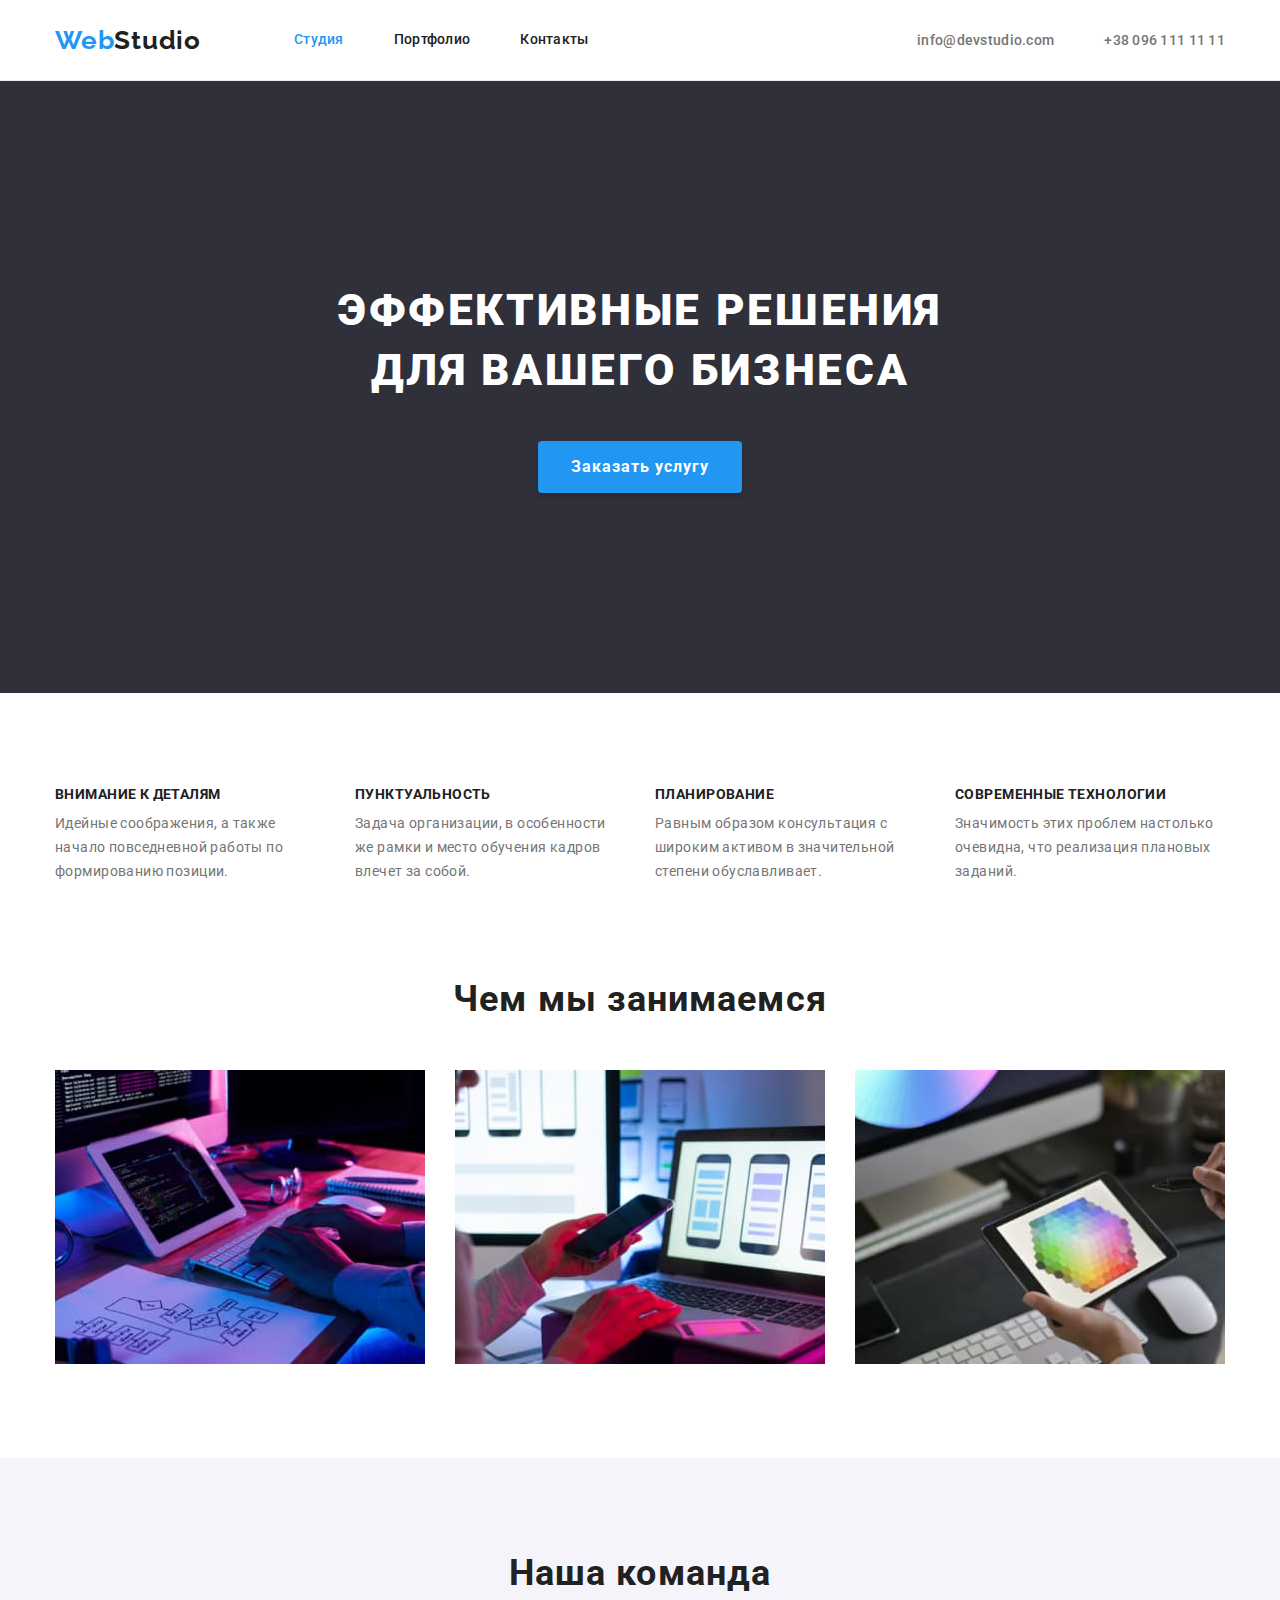
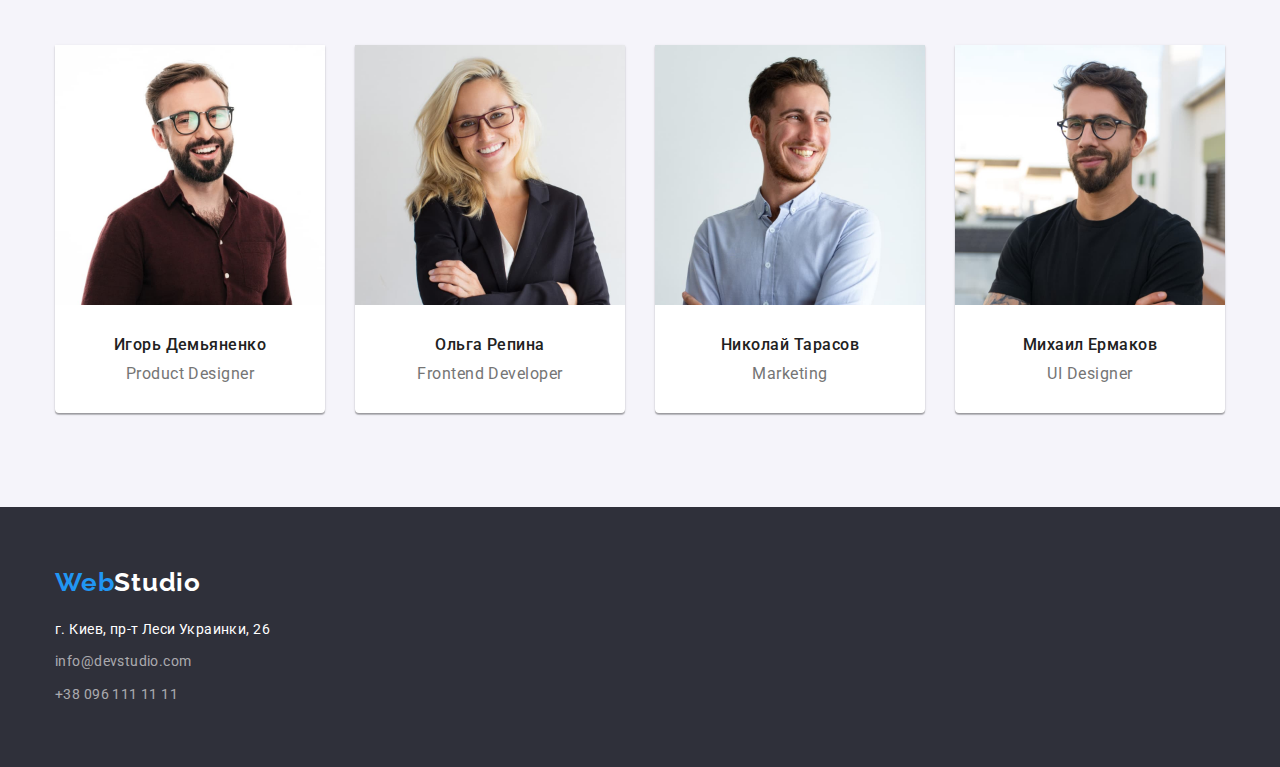
<file: index.html>
<!DOCTYPE html>
<html lang="ru">
  <head>
    <meta charset="UTF-8" />
    <meta http-equiv="X-UA-Compatible" content="IE=edge" />
    <meta name="viewport" content="width=device-width, initial-scale=1.0" />
    <title>Document</title>

    <link
      href="https://fonts.googleapis.com/css2?family=Raleway:wght@700&family=Roboto:wght@400;500;700;900&display=swap"
      rel="stylesheet"
    />

    <link
      rel="stylesheet"
      href="https://cdnjs.cloudflare.com/ajax/libs/modern-normalize/1.0.0/modern-normalize.min.css"
    />

    <link rel="stylesheet" href="./css/styles.css" />
  </head>

  <body>
    <header class="header">
      <div class="container main-nav">
        <a href="" class="header-link"
          >Web<span class="header-logo">Studio</span></a
        >
        <nav class="site-nav-block">
          <ul class="site-nav">
            <li class="site-nav-item">
              <a href="" class="site-nav-link current">Студия</a>
            </li>
            <li class="site-nav-item">
              <a href="./portfolio.html" class="site-nav-link">Портфолио</a>
            </li>
            <li class="site-nav-item">
              <a href="" class="site-nav-link">Контакты</a>
            </li>
          </ul>
        </nav>
        <ul class="site-contacts">
          <li class="site-contacts-item">
            <a href="mailto:info@devstudio.com" class="site-contacts-link">
              info@devstudio.com</a
            >
          </li>
          <li class="site-contacts-item">
            <a href="tel:+380961111111" class="site-contacts-link"
              >+38 096 111 11 11</a
            >
          </li>
        </ul>
      </div>
    </header>

    <main>
      <section class="section-banner">
        <div class="container">
          <h1 class="banner-title">
            Эффективные решения<br />для вашего бизнеса
          </h1>
          <button type="button" class="banner-button">Заказать услугу</button>
        </div>
      </section>

      <section class="section">
        <div class="container">
          <h2 class="visually-hidden">Наши преимущества</h2>
          <ul class="benefits">
            <li class="benefits-list">
              <h3 class="benefits-title">Внимание к деталям</h3>
              <p class="benefits-text">
                Идейные соображения, а также начало повседневной работы по
                формированию позиции.
              </p>
            </li>
            <li class="benefits-list">
              <h3 class="benefits-title">Пунктуальность</h3>
              <p class="benefits-text">
                Задача организации, в особенности же рамки и место обучения
                кадров влечет за собой.
              </p>
            </li>
            <li class="benefits-list">
              <h3 class="benefits-title">Планирование</h3>
              <p class="benefits-text">
                Равным образом консультация с широким активом в значительной
                степени обуславливает.
              </p>
            </li>
            <li class="benefits-list">
              <h3 class="benefits-title">Современные технологии</h3>
              <p class="benefits-text">
                Значимость этих проблем настолько очевидна, что реализация
                плановых заданий.
              </p>
            </li>
          </ul>
        </div>
      </section>

      <section class="section works-section">
        <div class="container">
          <h2 class="section-works-title">Чем мы занимаемся</h2>
          <ul class="works">
            <li class="works-item">
              <img
                src="./images/imgfirst.jpg"
                alt="разработка сайтов"
                width="370"
                height="294"
              />
            </li>
            <li class="works-item">
              <img
                src="./images/imgsecond.jpg"
                alt="разработка мобильных приложений"
                width="370"
                height="294"
              />
            </li>
            <li class="works-item">
              <img
                src="./images/imgthird.jpg"
                alt="разработка приложений для планшетов"
                width="370"
                height="294"
              />
            </li>
          </ul>
        </div>
      </section>

      <section class="section section-team">
        <div class="container">
          <h2 class="section-team-title">Наша команда</h2>
          <ul class="team">
            <li class="team-item">
              <img
                src="./images/proddesign.jpg"
                alt="фото продуктового дизайнера"
                width="270"
                height="260"
              />
              <div class="team-aside">
                <h3 class="team-title">Игорь Демьяненко</h3>
                <p class="team-text">Product Designer</p>
              </div>
            </li>
            <li class="team-item">
              <img
                src="./images/frontdev.jpg"
                alt="фото фронтенд разработчика"
                width="270"
                height="260"
              />
              <div class="team-aside">
                <h3 class="team-title">Ольга Репина</h3>
                <p class="team-text">Frontend Developer</p>
              </div>
            </li>
            <li class="team-item">
              <img
                src="./images/marketing.jpg"
                alt="фото маркетинг менеджера"
                width="270"
                height="260"
              />
              <div class="team-aside">
                <h3 class="team-title">Николай Тарасов</h3>
                <p class="team-text">Marketing</p>
              </div>
            </li>
            <li class="team-item">
              <img
                src="./images/uidesigner.jpg"
                alt="фото дизайнера интерфейсов"
                width="270"
                height="260"
              />
              <div class="team-aside">
                <h3 class="team-title">Михаил Ермаков</h3>
                <p class="team-text">UI Designer</p>
              </div>
            </li>
          </ul>
        </div>
      </section>
    </main>

    <footer class="footer">
      <div class="container">
        <a href="" class="footer-link"
          >Web<span class="footer-logo">Studio</span></a
        >
        <address>
          <ul class="contacts">
            <li class="footer-item">
              <a href="" class="address">г. Киев, пр-т Леси Украинки, 26</a>
            </li>
            <li class="footer-item">
              <a href="mailto:info@devstudio.com" class="footer-contacts"
                >info@devstudio.com</a
              >
            </li>
            <li class="footer-item">
              <a href="tel:+380961111111" class="footer-contacts"
                >+38 096 111 11 11</a
              >
            </li>
          </ul>
        </address>
      </div>
    </footer>
  </body>
</html>
</file>
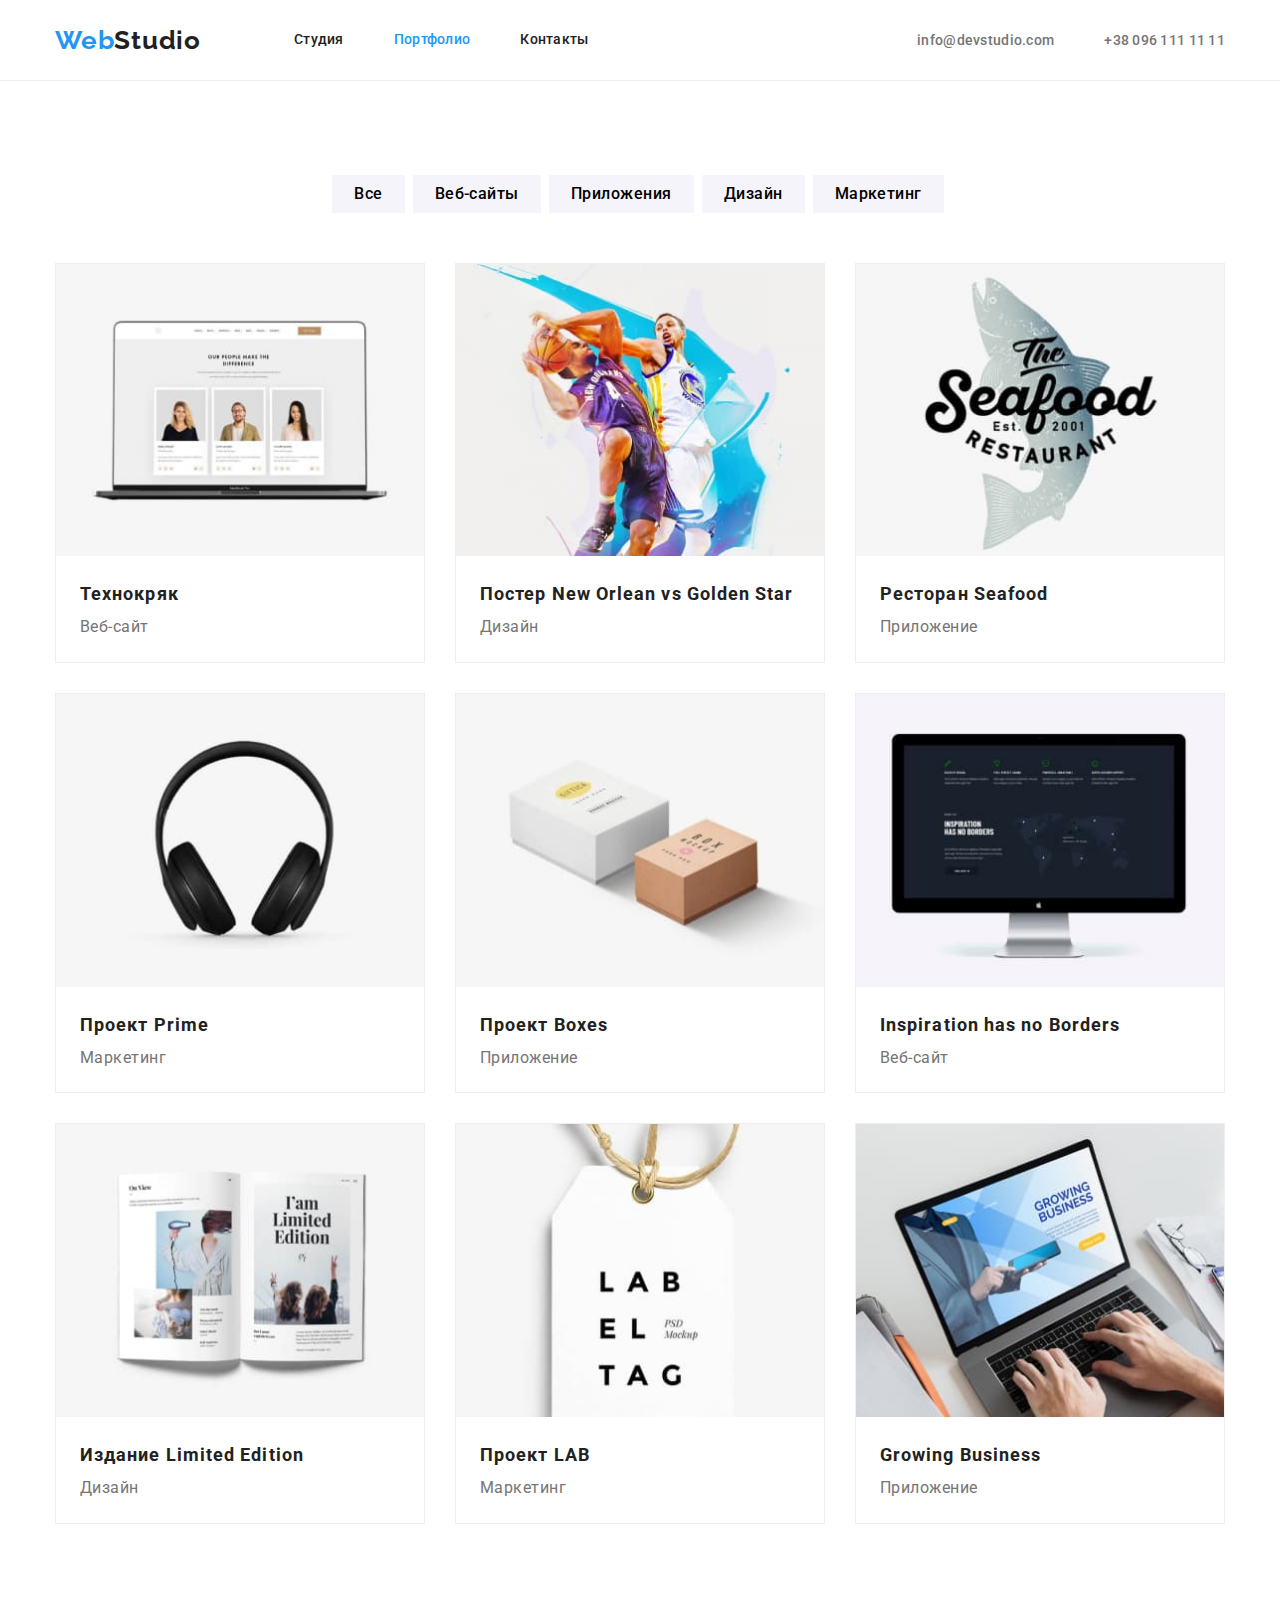
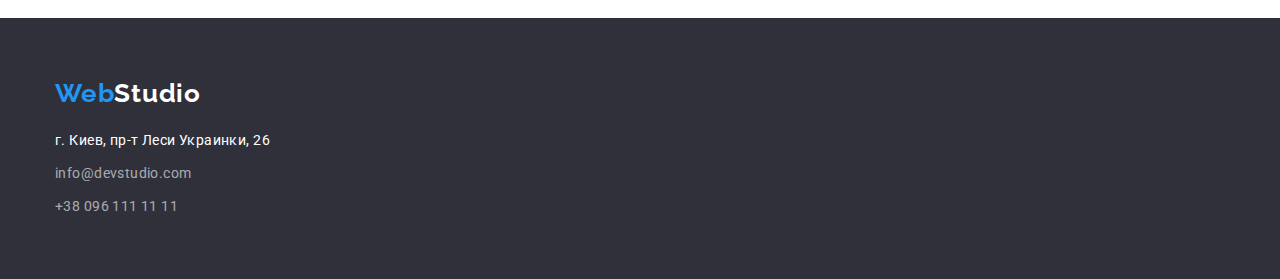
<file: portfolio.html>
<!DOCTYPE html>
<html lang="ru">
  <head>
    <meta charset="UTF-8" />
    <meta http-equiv="X-UA-Compatible" content="IE=edge" />
    <meta name="viewport" content="width=device-width, initial-scale=1.0" />
    <title>Document</title>

    <link
      href="https://fonts.googleapis.com/css2?family=Raleway:wght@700&family=Roboto:wght@400;500;700;900&display=swap"
      rel="stylesheet"
    />

    <link
      rel="stylesheet"
      href="https://cdnjs.cloudflare.com/ajax/libs/modern-normalize/1.0.0/modern-normalize.min.css"
    />

    <link rel="stylesheet" href="./css/styles.css" />
  </head>
  <body>
    <header class="header">
      <div class="container main-nav">
        <a href="" class="header-link"
          >Web<span class="header-logo">Studio</span></a
        >
        <nav class="site-nav-block">
          <ul class="site-nav">
            <li class="site-nav-item">
              <a href="./index.html" class="site-nav-link">Студия</a>
            </li>
            <li class="site-nav-item">
              <a href="" class="site-nav-link current">Портфолио</a>
            </li>
            <li class="site-nav-item">
              <a href="" class="site-nav-link">Контакты</a>
            </li>
          </ul>
        </nav>
        <ul class="site-contacts">
          <li class="site-contacts-item">
            <a href="mailto:info@devstudio.com" class="site-contacts-link">
              info@devstudio.com</a
            >
          </li>
          <li class="site-contacts-item">
            <a href="tel:+380961111111" class="site-contacts-link"
              >+38 096 111 11 11</a
            >
          </li>
        </ul>
      </div>
    </header>
    <main>
      <section class="section">
        <div class="container">
          <h1 class="visually-hidden">Примеры наших работ</h1>
          <ul class="filter">
            <li class="filter-item">
              <button type="button" class="filter-button">Все</button>
            </li>
            <li class="filter-item">
              <button type="button" class="filter-button">Веб-сайты</button>
            </li>
            <li class="filter-item">
              <button type="button" class="filter-button">Приложения</button>
            </li>
            <li class="filter-item">
              <button type="button" class="filter-button">Дизайн</button>
            </li>
            <li class="filter-item">
              <button type="button" class="filter-button">Маркетинг</button>
            </li>
          </ul>

          <ul class="gallery">
            <li class="gallery-item">
              <img
                src="./images/techkr.jpg"
                alt="фото веб-сайта"
                width="370"
                height="294"
              />
              <div class="gallery-aside">
                <h2 class="gallery-title">Технокряк</h2>
                <p class="gallery-description">Веб-сайт</p>
              </div>
            </li>
            <li class="gallery-item">
              <img
                src="./images/neworlean.jpg"
                alt="пример дизайна сайта"
                width="370"
                height="294"
              />
              <div class="gallery-aside">
                <h2 class="gallery-title">Постер New Orlean vs Golden Star</h2>
                <p class="gallery-description">Дизайн</p>
              </div>
            </li>
            <li class="gallery-item">
              <img
                src="./images/seafood.jpg"
                alt="дизайн для ресторна Seafood"
                width="370"
                height="294"
              />
              <div class="gallery-aside">
                <h2 class="gallery-title">Ресторан Seafood</h2>
                <p class="gallery-description">Приложение</p>
              </div>
            </li>
            <li class="gallery-item">
              <img
                src="./images/prime.jpg"
                alt="фото наушников"
                width="370"
                height="294"
              />
              <div class="gallery-aside">
                <h2 class="gallery-title">Проект Prime</h2>
                <p class="gallery-description">Маркетинг</p>
              </div>
            </li>
            <li class="gallery-item">
              <img
                src="./images/boxes.jpg"
                alt="фото  коробок"
                width="370"
                height="294"
              />
              <div class="gallery-aside">
                <h2 class="gallery-title">Проект Boxes</h2>
                <p class="gallery-description">Приложение</p>
              </div>
            </li>
            <li class="gallery-item">
              <img
                src="./images/inspiration.jpg"
                alt="страница веб-сайта"
                width="370"
                height="294"
              />
              <div class="gallery-aside">
                <h2 class="gallery-title">Inspiration has no Borders</h2>
                <p class="gallery-description">Веб-сайт</p>
              </div>
            </li>
            <li class="gallery-item">
              <img
                src="./images/publishing.jpg"
                alt="фото страницы книги"
                width="370"
                height="294"
              />
              <div class="gallery-aside">
                <h2 class="gallery-title">Издание Limited Edition</h2>
                <p class="gallery-description">Дизайн</p>
              </div>
            </li>
            <li class="gallery-item">
              <img
                src="./images/lab.jpg"
                alt="фото ярлыка"
                width="370"
                height="294"
              />
              <div class="gallery-aside">
                <h2 class="gallery-title">Проект LAB</h2>
                <p class="gallery-description">Маркетинг</p>
              </div>
            </li>
            <li class="gallery-item">
              <img
                src="./images/business.jpg"
                alt="фото бизнес сайта"
                width="370"
                height="294"
              />
              <div class="gallery-aside">
                <h2 class="gallery-title">Growing Business</h2>
                <p class="gallery-description">Приложение</p>
              </div>
            </li>
          </ul>
        </div>
      </section>
    </main>

    <footer class="footer">
      <div class="container">
        <a href="" class="footer-link"
          >Web<span class="footer-logo">Studio</span></a
        >
        <address>
          <ul class="contacts">
            <li class="footer-item">
              <a href="" class="address">г. Киев, пр-т Леси Украинки, 26</a>
            </li>
            <li class="footer-item">
              <a href="mailto:info@devstudio.com" class="footer-contacts"
                >info@devstudio.com</a
              >
            </li>
            <li class="footer-item">
              <a href="tel:+380961111111" class="footer-contacts"
                >+38 096 111 11 11</a
              >
            </li>
          </ul>
        </address>
      </div>
    </footer>
  </body>
</html>
</file>
<file: css/styles.css>
/*
цвет основного текста #212121
белый #ffffff
акцент #2196f3
вторичный цвет текста #757575
цвет фона: #2f303a
вторичный цвет фона #f5f4fa
цвет текста контактов rgba(255, 255, 255, 0.6);
*/

:root {
  --primary-text-color: #212121;
  --second-text-color: #757575;
  --third-text-color: rgba(255, 255, 255, 0.6);
  --primary-white-color: #ffffff;
  --accent-color: #2196f3;
  --first-background-color: #2f303a;
  --second-background-color: #f5f4fa;
  --first-border-color: #ececec;
  --second-border-color: #eeeeee;
}

body {
  font-family: Roboto, sans-serif;
  color: var(--primary-text-color);
}

a {
  text-decoration: none;
}

ul {
  list-style: none;
  padding-left: 0;
}

h1,
h2,
h3,
p,
ul {
  margin-top: 0;
  margin-bottom: 0;
}

.container {
  width: 1200px;
  padding-left: 15px;
  padding-right: 15px;
  margin: 0 auto;
}

.section {
  padding-top: 94px;
  padding-bottom: 94px;
}
/*Header*/

.header {
  background-color: var(--primary-white-color);
  border-bottom: 1px solid var(--first-border-color);
}

.main-nav {
  display: flex;
  align-items: center;
}

.header-link,
.footer-link {
  font-family: Raleway;
  font-weight: 700;
  font-size: 26px;
  line-height: 1.19;
  letter-spacing: 0.03em;

  color: var(--accent-color);
}

.header-logo {
  color: var(--primary-text-color);
}
.site-nav-block {
  margin-left: 93px;
}

.site-nav {
  display: flex;
}

.site-nav-item:not(:last-child) {
  margin-right: 50px;
}

.site-nav-link {
  display: block;
  padding-top: 32px;
  padding-bottom: 32px;

  font-weight: 500;
  font-size: 14px;
  line-height: 1.14;
  letter-spacing: 0.02em;

  color: var(--primary-text-color);
}

.site-nav-link:hover,
.site-nav-link:focus {
  color: var(--accent-color);
}

.current {
  color: var(--accent-color);
}

.site-contacts {
  display: flex;
  margin-left: auto;
}

.site-contacts-item:not(:last-child) {
  margin-right: 50px;
}

.site-contacts-link {
  padding-bottom: 32px;
  padding-top: 32px;

  font-weight: 500;
  font-size: 14px;
  line-height: 1.14;
  letter-spacing: 0.02em;

  color: var(--second-text-color);
}

.site-contacts-link:hover,
.site-contacts-link:focus {
  color: var(--accent-color);
}

/* main section*/

.section-banner {
  padding: 200px 0;

  background-color: var(--first-background-color);
  text-align: center;
}

.banner-title {
  margin-bottom: 40px;

  font-weight: 900;
  font-size: 44px;
  line-height: 1.36;
  letter-spacing: 0.06em;
  text-transform: uppercase;

  color: var(--primary-white-color);
}

.banner-button {
  border-radius: 4px;
  padding: 10px 32px;
  min-width: 200px;
  border: 1px solid transparent;
  cursor: pointer;

  font-weight: 700;
  font-size: 16px;
  line-height: 1.87;
  letter-spacing: 0.06em;
  box-shadow: 0px 4px 4px rgba(32, 8, 8, 0.15);

  background-color: var(--accent-color);
  color: var(--primary-white-color);
}

.visually-hidden {
  position: absolute;
  width: 1px;
  height: 1px;
  margin: -1px;
  border: 0;
  padding: 0;

  white-space: nowrap;
  clip-path: inset(100%);
  clip: rect(0 0 0 0);
  overflow: hidden;
}

.benefits {
  display: flex;
  flex-wrap: wrap;
}

.benefits-list {
  width: 270px;
  margin-right: 30px;
}

.benefits-list:nth-child(4n) {
  margin-right: 0;
}

.benefits-title {
  margin-top: 0;
  font-weight: 700;
  font-size: 14px;
  line-height: 1.14;
  letter-spacing: 0.03em;
  text-transform: uppercase;
}

.benefits-text {
  margin-top: 10px;

  font-size: 14px;
  line-height: 1.71;
  letter-spacing: 0.03em;

  color: var(--second-text-color);
}

/*works*/

.works {
  display: flex;
  flex-wrap: wrap;
}

.works-section {
  padding-top: 0;
}

.section-works-title {
  margin-bottom: 50px;

  font-weight: 700;
  font-size: 36px;
  line-height: 1.17;
  letter-spacing: 0.03em;
  text-align: center;
}

.works-item {
  margin-right: 30px;
}
.works-item:nth-child(3n) {
  margin-right: 0;
}

img {
  display: block;
  width: 100%;
  height: auto;
}

/*team*/

.team {
  display: flex;
  flex-wrap: wrap;
}

.section-team {
  background-color: var(--second-background-color);
}

.section-team-title {
  margin-bottom: 50px;

  font-weight: 700;
  font-size: 36px;
  line-height: 1.17;
  letter-spacing: 0.03em;
  text-align: center;
}

.team-item {
  width: 270px;
  margin-right: 30px;

  background-color: var(--primary-white-color);
  box-shadow: 0px 1px 3px rgba(0, 0, 0, 0.12), 0px 1px 1px rgba(0, 0, 0, 0.14),
    0px 2px 1px rgba(0, 0, 0, 0.2);
  border-radius: 0px 0px 4px 4px;
}
.team-item:nth-child(4n) {
  margin-right: 0;
}

.team-aside {
  padding-top: 30px;
  padding-bottom: 30px;
}

.team-title {
  font-weight: 500;
  font-size: 16px;
  line-height: 1.19;
  letter-spacing: 0.03em;
  text-align: center;
}

.team-text {
  margin-top: 10px;

  font-size: 16px;
  line-height: 1.19;
  letter-spacing: 0.03em;
  text-align: center;

  color: var(--second-text-color);
}

/*footer*/

.footer {
  background-color: var(--first-background-color);
  padding: 60px 0;
}

.footer-link {
  display: inline-block;
  margin-bottom: 20px;
}

.footer-logo {
  color: var(--primary-white-color);
  padding-top: 60px;
}

.address {
  font-style: normal;
  font-size: 14px;
  line-height: 1.71;
  letter-spacing: 0.03em;

  color: var(--primary-white-color);
}

.footer-contacts {
  font-style: normal;
  font-size: 14px;
  line-height: 1.71;
  letter-spacing: 0.03em;

  color: var(--third-text-color);
}

.footer-contacts:hover,
.footer-contacts:focus {
  color: var(--accent-color);
}

.footer-item {
  margin-bottom: 9px;
}

.footer-item:nth-last-child(-n + 1) {
  margin-bottom: 0;
}
/*Portfolio buttons*/

.filter {
  text-align: center;
  margin-bottom: 50px;
}

.filter-item {
  display: inline-block;
  margin-left: -4px;
}

.filter-item:not(:last-child) {
  margin-right: 8px;
}

.filter-button {
  cursor: pointer;
  padding: 6px 22px;
  border: 0;

  font-weight: 500;
  font-size: 16px;
  line-height: 1.62;
  letter-spacing: 0.03em;

  background-color: var(--second-background-color);
}

.filter-button:hover,
.filter-button:focus {
  background-color: var(--accent-color);
  color: var(--primary-white-color);
}

/*Portfolio gallery*/

.gallery {
  display: flex;
  flex-wrap: wrap;
}

.gallery-item {
  box-sizing: border-box;
  width: 370px;
  margin-right: 30px;
  margin-bottom: 30px;

  border: 1px solid var(--second-border-color);
}

.gallery-item:nth-child(3n) {
  margin-right: 0;
}

.gallery-item:nth-last-child(-n + 3) {
  margin-bottom: 0;
}

.gallery-aside {
  padding: 20px 24px;
}

.gallery-title {
  font-weight: 700;
  font-size: 18px;
  line-height: 2;
  letter-spacing: 0.06em;
}

.gallery-description {
  font-size: 16px;
  line-height: 1.87;
  letter-spacing: 0.03em;

  color: var(--second-text-color);
}
</file>
